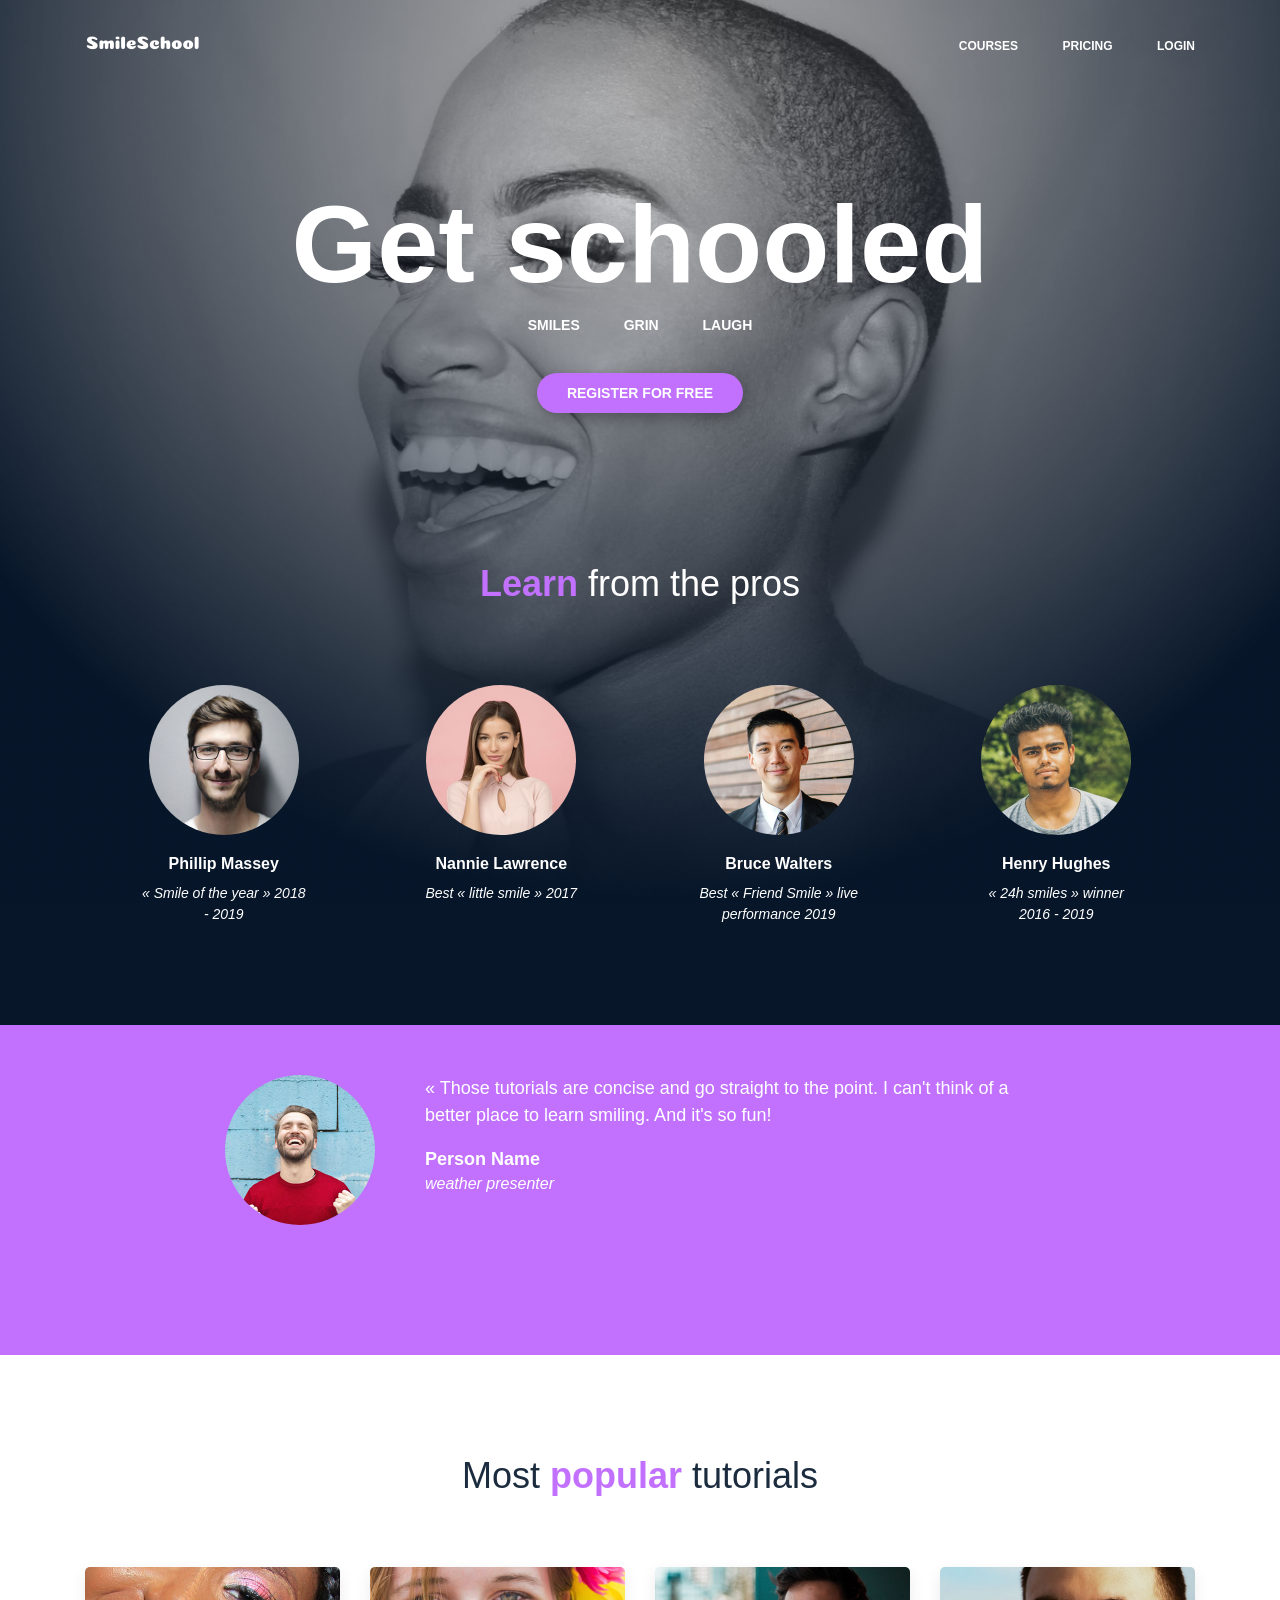
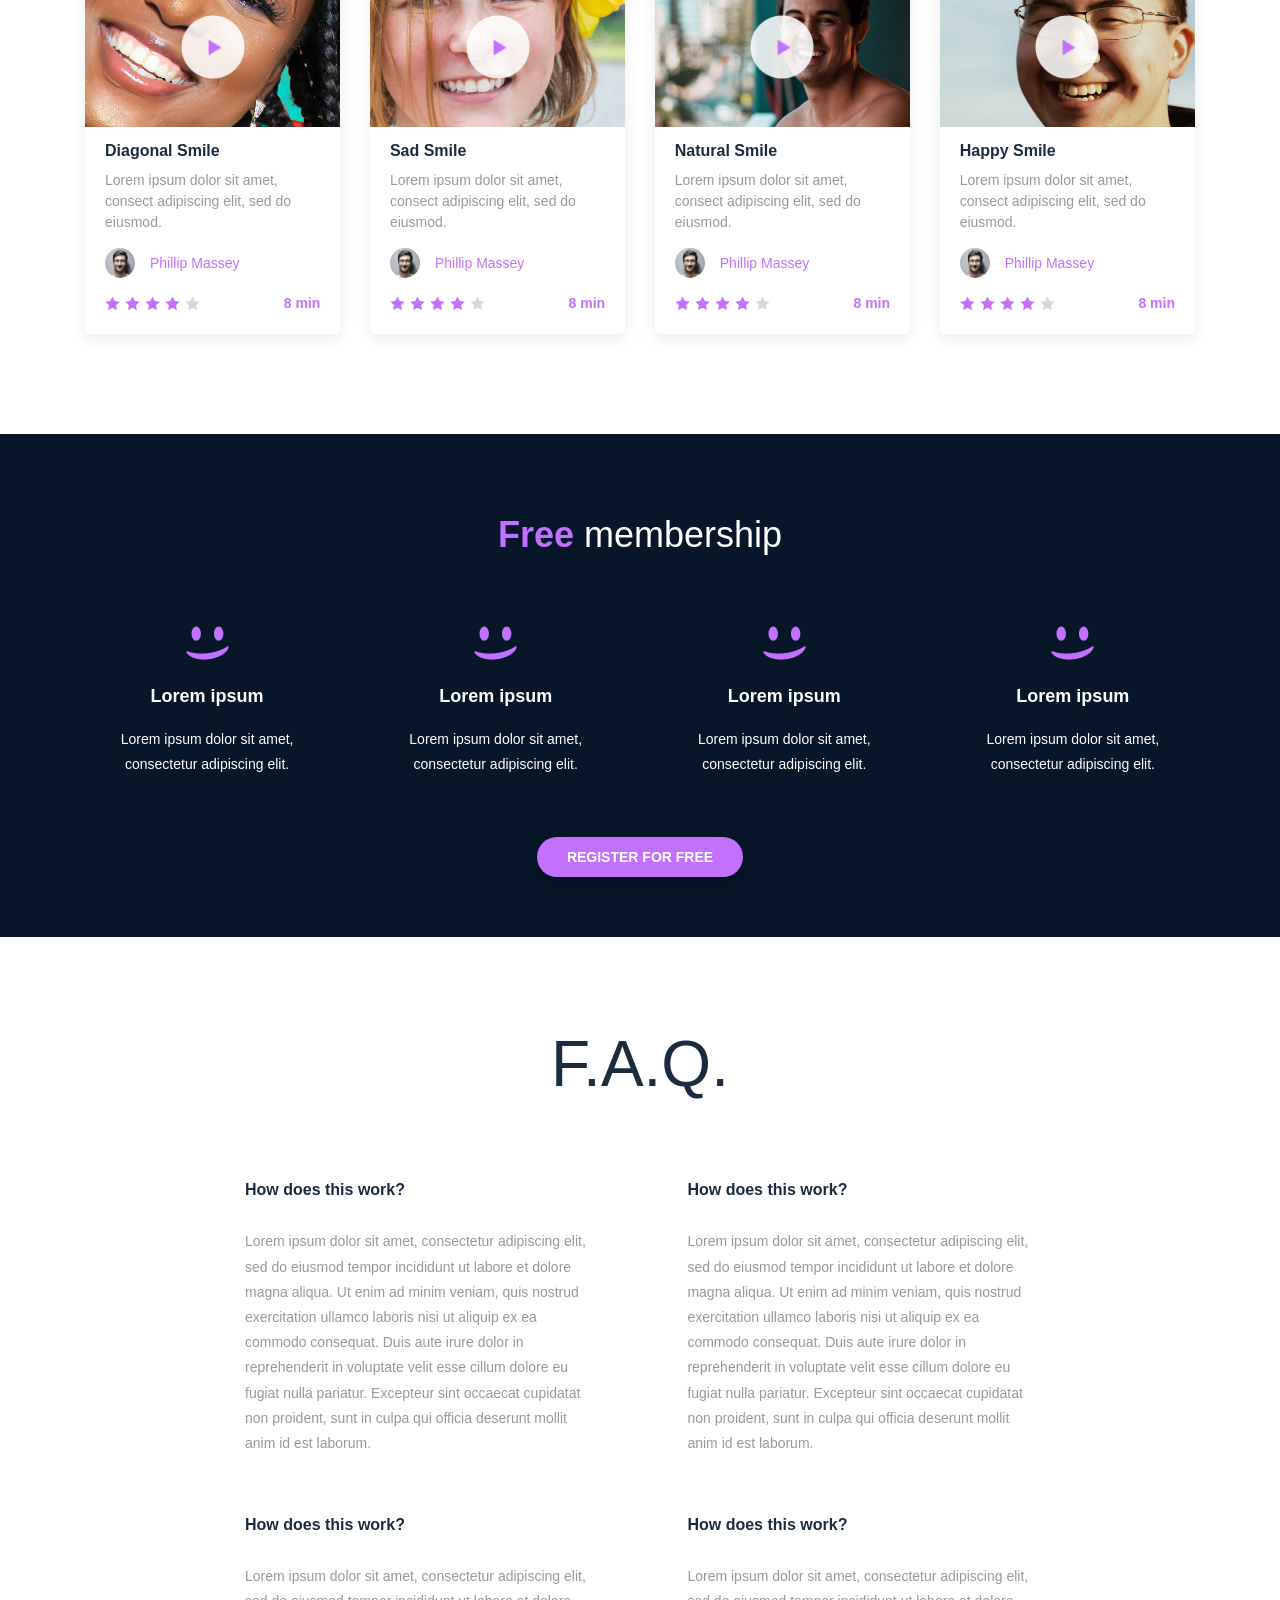
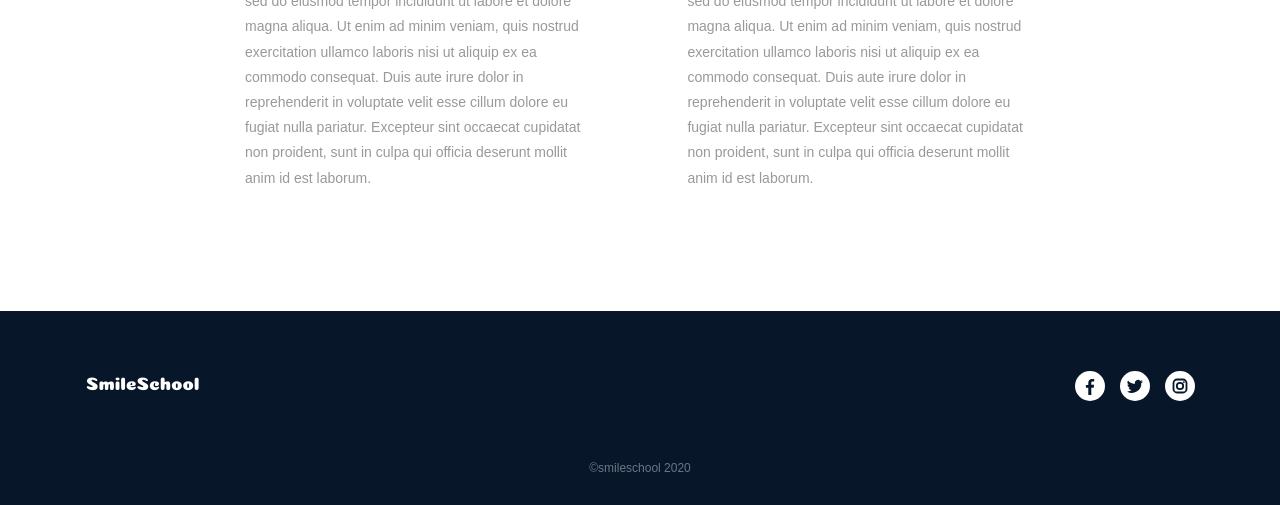
<file: css_advanced/index.html>
<!DOCTYPE html>
<html lang="en">
<head>
<meta charset="UTF-8">
<meta name="viewport" content="width=device-width, initial-scale=1">
<title>SmileSchool</title>
<link rel="stylesheet" href="styles.css">
</head>
<body>
<header>
<div class="container header-content">
<a href="index.html"><img class="logo" src="images/logo.png" alt="SmileSchool logo"></a>
<div class="nav">
<a href="#">Courses</a>
<a href="#">Pricing</a>
<a href="#">Login</a>
</div>
</div>
</header>
<main>
<section class="banner">
<div>
<h1>Get schooled</h1>
<p class="subtitle">Smiles Grin Laugh</p>
<button type="button">Register for free</button>
</div>
<div>
<h2><span class="purple">Learn</span> from the pros</h2>
<div class="container pros">
<div class="pro">
<img src="images/profile_1.jpg" alt="Phillip Massey">
<h3>Phillip Massey</h3>
<p>« Smile of the year » 2018 - 2019</p>
</div>
<div class="pro">
<img src="images/profile_2.jpg" alt="Nannie Lawrence">
<h3>Nannie Lawrence</h3>
<p>Best « little smile » 2017</p>
</div>
<div class="pro">
<img src="images/profile_3.jpg" alt="Bruce Walters">
<h3>Bruce Walters</h3>
<p>Best « Friend Smile » live performance 2019</p>
</div>
<div class="pro">
<img src="images/profile_4.jpg" alt="Henry Hughes">
<h3>Henry Hughes</h3>
<p>« 24h smiles » winner 2016 - 2019</p>
</div>
</div>
</div>
</section>
<section class="quote">
<div class="quote-content">
<img src="images/profile_5.jpg" alt="Person Name">
<div>
<blockquote>« Those tutorials are concise and go straight to the point. I can't think of a better place to learn smiling. And it's so fun!</blockquote>
<p class="author">Person Name</p>
<p class="job">weather presenter</p>
</div>
</div>
</section>
<section class="videos">
<h1>Most <span class="purple">popular</span> tutorials</h1>
<div class="container cards">
<div class="card">
<img class="thumbnail" src="images/thumbnail_4.jpg" alt="Diagonal Smile video thumbnail">
<h2>Diagonal Smile</h2>
<p>Lorem ipsum dolor sit amet, consect adipiscing elit, sed do eiusmod.</p>
<div class="author-block">
<img src="images/profile_1.jpg" alt="Phillip Massey">
<h3>Phillip Massey</h3>
</div>
<div class="rating">
<div class="stars">
<img src="images/star_on.png" alt="star on">
<img src="images/star_on.png" alt="star on">
<img src="images/star_on.png" alt="star on">
<img src="images/star_on.png" alt="star on">
<img src="images/star_off.png" alt="star off">
</div>
<p>8 min</p>
</div>
</div>
<div class="card">
<img class="thumbnail" src="images/thumbnail_3.jpg" alt="Sad Smile video thumbnail">
<h2>Sad Smile</h2>
<p>Lorem ipsum dolor sit amet, consect adipiscing elit, sed do eiusmod.</p>
<div class="author-block">
<img src="images/profile_1.jpg" alt="Phillip Massey">
<h3>Phillip Massey</h3>
</div>
<div class="rating">
<div class="stars">
<img src="images/star_on.png" alt="star on">
<img src="images/star_on.png" alt="star on">
<img src="images/star_on.png" alt="star on">
<img src="images/star_on.png" alt="star on">
<img src="images/star_off.png" alt="star off">
</div>
<p>8 min</p>
</div>
</div>
<div class="card">
<img class="thumbnail" src="images/thumbnail_1.jpg" alt="Natural Smile video thumbnail">
<h2>Natural Smile</h2>
<p>Lorem ipsum dolor sit amet, consect adipiscing elit, sed do eiusmod.</p>
<div class="author-block">
<img src="images/profile_1.jpg" alt="Phillip Massey">
<h3>Phillip Massey</h3>
</div>
<div class="rating">
<div class="stars">
<img src="images/star_on.png" alt="star on">
<img src="images/star_on.png" alt="star on">
<img src="images/star_on.png" alt="star on">
<img src="images/star_on.png" alt="star on">
<img src="images/star_off.png" alt="star off">
</div>
<p>8 min</p>
</div>
</div>
<div class="card">
<img class="thumbnail" src="images/thumbnail_2.jpg" alt="Happy Smile video thumbnail">
<h2>Happy Smile</h2>
<p>Lorem ipsum dolor sit amet, consect adipiscing elit, sed do eiusmod.</p>
<div class="author-block">
<img src="images/profile_1.jpg" alt="Phillip Massey">
<h3>Phillip Massey</h3>
</div>
<div class="rating">
<div class="stars">
<img src="images/star_on.png" alt="star on">
<img src="images/star_on.png" alt="star on">
<img src="images/star_on.png" alt="star on">
<img src="images/star_on.png" alt="star on">
<img src="images/star_off.png" alt="star off">
</div>
<p>8 min</p>
</div>
</div>
</div>
</section>
<section class="membership">
<h1><span class="purple">Free</span> membership</h1>
<div class="container items">
<div class="item">
<img src="images/smile_on.png" alt="smile icon">
<h2>Lorem ipsum</h2>
<p>Lorem ipsum dolor sit amet, consectetur adipiscing elit.</p>
</div>
<div class="item">
<img src="images/smile_on.png" alt="smile icon">
<h2>Lorem ipsum</h2>
<p>Lorem ipsum dolor sit amet, consectetur adipiscing elit.</p>
</div>
<div class="item">
<img src="images/smile_on.png" alt="smile icon">
<h2>Lorem ipsum</h2>
<p>Lorem ipsum dolor sit amet, consectetur adipiscing elit.</p>
</div>
<div class="item">
<img src="images/smile_on.png" alt="smile icon">
<h2>Lorem ipsum</h2>
<p>Lorem ipsum dolor sit amet, consectetur adipiscing elit.</p>
</div>
</div>
<button type="button">Register for free</button>
</section>
<section class="faq">
<h1>F.A.Q.</h1>
<div class="faq-content">
<div class="faq-row">
<div class="faq-item">
<h2>How does this work?</h2>
<p>Lorem ipsum dolor sit amet, consectetur adipiscing elit, sed do eiusmod tempor incididunt ut labore et dolore magna aliqua. Ut enim ad minim veniam, quis nostrud exercitation ullamco laboris nisi ut aliquip ex ea commodo consequat. Duis aute irure dolor in reprehenderit in voluptate velit esse cillum dolore eu fugiat nulla pariatur. Excepteur sint occaecat cupidatat non proident, sunt in culpa qui officia deserunt mollit anim id est laborum.</p>
</div>
<div class="faq-item">
<h2>How does this work?</h2>
<p>Lorem ipsum dolor sit amet, consectetur adipiscing elit, sed do eiusmod tempor incididunt ut labore et dolore magna aliqua. Ut enim ad minim veniam, quis nostrud exercitation ullamco laboris nisi ut aliquip ex ea commodo consequat. Duis aute irure dolor in reprehenderit in voluptate velit esse cillum dolore eu fugiat nulla pariatur. Excepteur sint occaecat cupidatat non proident, sunt in culpa qui officia deserunt mollit anim id est laborum.</p>
</div>
</div>
<div class="faq-row">
<div class="faq-item">
<h2>How does this work?</h2>
<p>Lorem ipsum dolor sit amet, consectetur adipiscing elit, sed do eiusmod tempor incididunt ut labore et dolore magna aliqua. Ut enim ad minim veniam, quis nostrud exercitation ullamco laboris nisi ut aliquip ex ea commodo consequat. Duis aute irure dolor in reprehenderit in voluptate velit esse cillum dolore eu fugiat nulla pariatur. Excepteur sint occaecat cupidatat non proident, sunt in culpa qui officia deserunt mollit anim id est laborum.</p>
</div>
<div class="faq-item">
<h2>How does this work?</h2>
<p>Lorem ipsum dolor sit amet, consectetur adipiscing elit, sed do eiusmod tempor incididunt ut labore et dolore magna aliqua. Ut enim ad minim veniam, quis nostrud exercitation ullamco laboris nisi ut aliquip ex ea commodo consequat. Duis aute irure dolor in reprehenderit in voluptate velit esse cillum dolore eu fugiat nulla pariatur. Excepteur sint occaecat cupidatat non proident, sunt in culpa qui officia deserunt mollit anim id est laborum.</p>
</div>
</div>
</div>
</section>
</main>
<footer>
<div class="container">
<div class="footer-row">
<img class="logo" src="images/logo.png" alt="SmileSchool logo">
<div class="social">
<a href="https://www.facebook.com"><img src="images/facebook.svg" alt="Facebook"></a>
<a href="https://twitter.com"><img src="images/twitter.svg" alt="Twitter"></a>
<a href="https://www.instagram.com"><img src="images/instagram.svg" alt="Instagram"></a>
</div>
</div>
<p>&copy;smileschool 2020</p>
</div>
</footer>
</body>
</html>
</file>
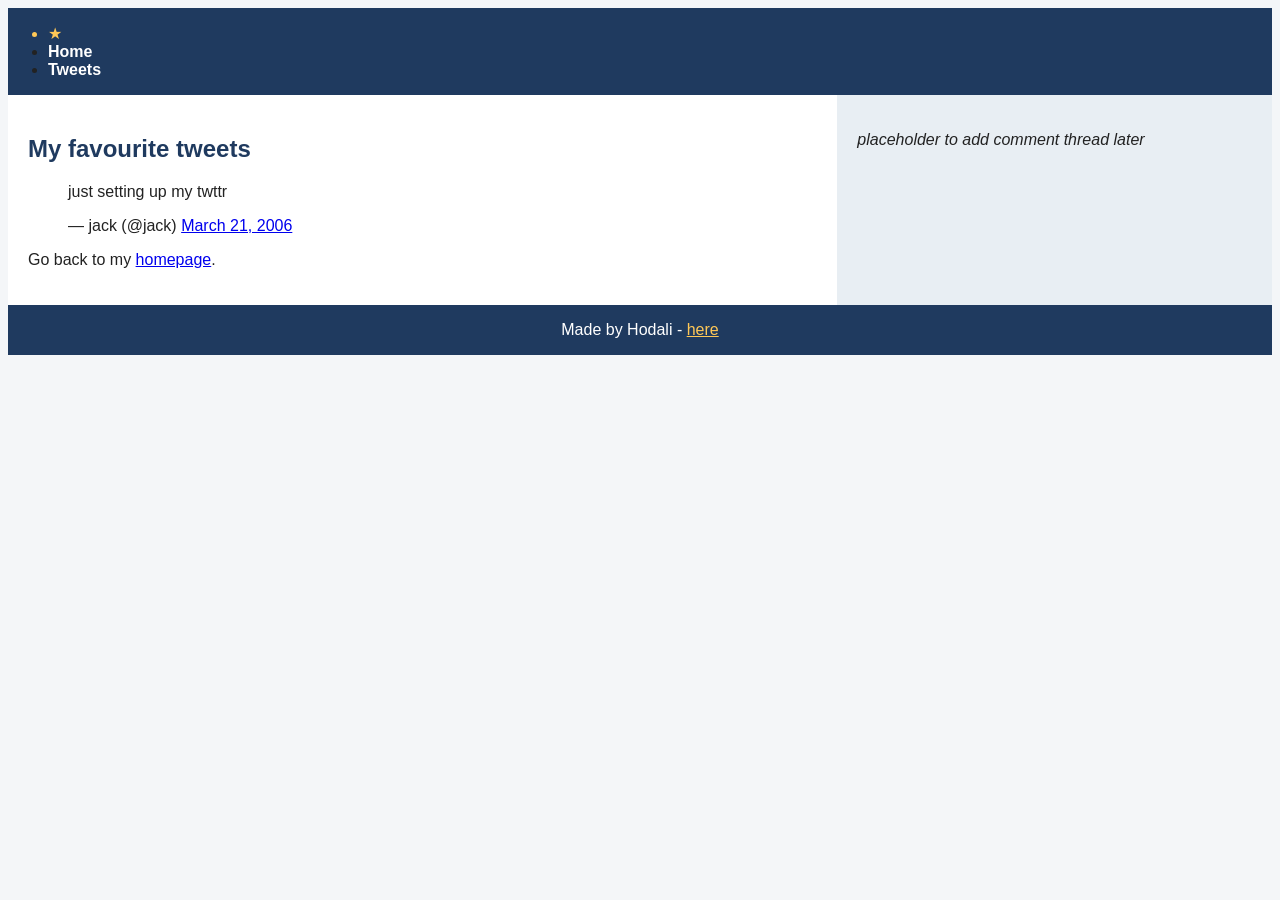
<file: css_basic/tweets.html>
<!DOCTYPE html>
<html lang="en">
<head>
<meta charset="UTF-8">
<meta name="viewport" content="width=device-width, initial-scale=1">
<title>My tweets</title>
<link href="base.css" rel="stylesheet">
<link href="styles.css" rel="stylesheet">
</head>
<body class="works_on_smartphone">
<header>
<ul>
<li class="logo">&#9733;</li>
<li><a href="index.html">Home</a></li>
<li><a href="tweets.html">Tweets</a></li>
</ul>
</header>
<main>
<article>
<h1>My favourite tweets</h1>
<blockquote class="twitter-tweet">
<p lang="en" dir="ltr">just setting up my twttr</p>&mdash; jack (@jack) <a href="https://twitter.com/jack/status/20">March 21, 2006</a>
</blockquote>
<script async src="https://platform.twitter.com/widgets.js"></script>
<p>Go back to my <a href="index.html">homepage</a>.</p>
</article>
<aside>
<p>placeholder to add comment thread later</p>
</aside>
</main>
<footer>
<p>Made by Hodali - <a href="https://github.com/Hodali-1" target="_blank">here</a></p>
</footer>
</body>
</html>
</file>
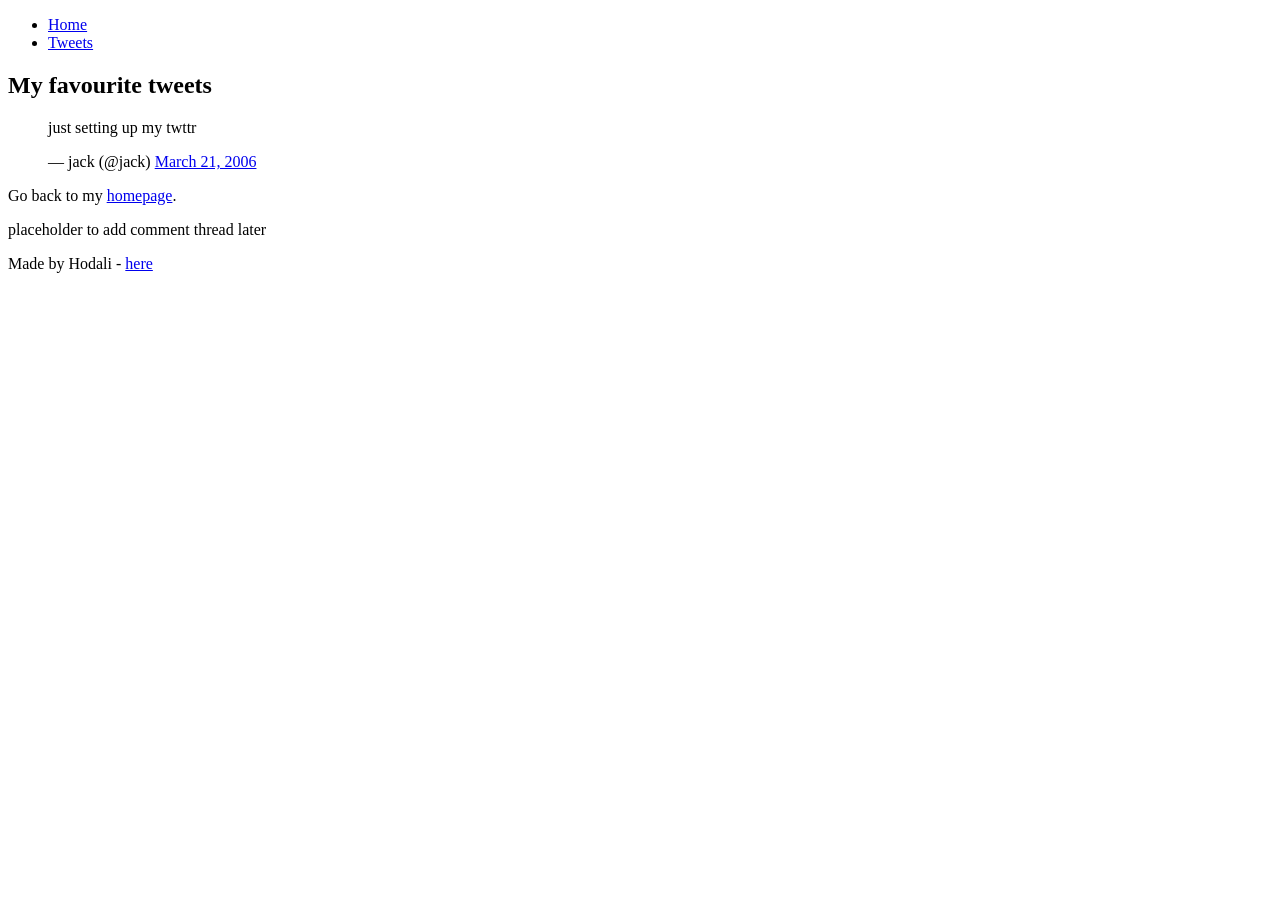
<file: html_basic/tweets.html>
<!DOCTYPE html>
<html lang="en">
<head>
<meta charset="UTF-8">
<title>My tweets</title>
</head>
<body>
<header>
<ul>
<li><a href="index.html">Home</a></li>
<li><a href="tweets.html">Tweets</a></li>
</ul>
</header>
<main>
<article>
<h1>My favourite tweets</h1>
<blockquote class="twitter-tweet">
<p lang="en" dir="ltr">just setting up my twttr</p>&mdash; jack (@jack) <a href="https://twitter.com/jack/status/20">March 21, 2006</a>
</blockquote>
<script async src="https://platform.twitter.com/widgets.js"></script>
<p>Go back to my <a href="index.html">homepage</a>.</p>
</article>
<aside>
<p>placeholder to add comment thread later</p>
</aside>
</main>
<footer>
<p>Made by Hodali - <a href="https://github.com/Hodali-1" target="_blank">here</a></p>
</footer>
</body>
</html>
</file>
<file: css_advanced/styles.css>
/* ===== General ===== */
body {
  margin: 0;
  font-family: "Source Sans Pro", Arial, Helvetica, sans-serif;
  color: #1c2c3f;
  background: #071629 url("images/pic_1.jpg") no-repeat center top;
  background-size: 100% auto;
}

h1,
h2,
h3,
p {
  margin: 0;
}

img {
  display: block;
}

.container {
  max-width: 1110px;
  margin: 0 auto;
}

.purple {
  color: #c271ff;
  font-weight: bold;
}

button {
  display: block;
  margin: 0 auto;
  padding: 12px 30px;
  border: none;
  border-radius: 25px;
  background-color: #c271ff;
  color: #ffffff;
  font-family: inherit;
  font-size: 14px;
  font-weight: bold;
  text-transform: uppercase;
  box-shadow: 0 5px 15px rgba(0, 0, 0, 0.3);
  cursor: pointer;
}

/* ===== Header ===== */
header {
  padding: 30px 0;
}

.header-content {
  display: flex;
  justify-content: space-between;
  align-items: center;
}

.logo {
  height: 30px;
}

.nav a {
  margin-left: 40px;
  color: #ffffff;
  font-size: 12px;
  font-weight: bold;
  text-decoration: none;
  text-transform: uppercase;
}

/* ===== Banner ===== */
.banner {
  padding-bottom: 100px;
  color: #ffffff;
  text-align: center;
}

.banner h1 {
  margin-top: 90px;
  font-size: 110px;
}

.subtitle {
  margin: 10px 0 40px;
  font-size: 14px;
  font-weight: bold;
  text-transform: uppercase;
  word-spacing: 40px;
}

.banner h2 {
  margin: 150px 0 80px;
  font-size: 36px;
  font-weight: 300;
}

.pros {
  display: flex;
  justify-content: space-around;
}

.pro {
  width: 25%;
}

.pro img {
  width: 150px;
  height: 150px;
  margin: 0 auto;
  border-radius: 50%;
}

.pro h3 {
  margin: 20px 0 10px;
  font-size: 16px;
}

.pro p {
  max-width: 170px;
  margin: 0 auto;
  font-size: 14px;
  font-style: italic;
  line-height: 1.5;
}

/* ===== Quote ===== */
.quote {
  padding: 50px 0 130px;
  background-color: #c271ff;
  color: #ffffff;
}

.quote-content {
  display: flex;
  align-items: flex-start;
  max-width: 830px;
  margin: 0 auto;
}

.quote-content img {
  flex-shrink: 0;
  width: 150px;
  height: 150px;
  margin-right: 50px;
  border-radius: 50%;
}

.quote blockquote {
  margin: 0;
  font-size: 18px;
  line-height: 1.5;
}

.author {
  margin-top: 20px;
  font-size: 18px;
  font-weight: bold;
}

.job {
  margin-top: 5px;
  font-style: italic;
}

/* ===== Videos ===== */
.videos {
  padding: 100px 0;
  background-color: #ffffff;
}

.videos h1,
.membership h1 {
  margin-bottom: 70px;
  font-size: 36px;
  font-weight: 300;
  text-align: center;
}

.cards {
  display: flex;
  justify-content: space-between;
}

.card {
  position: relative;
  width: 23%;
  padding-bottom: 20px;
  border-radius: 5px;
  overflow: hidden;
  box-shadow: 0 5px 15px rgba(0, 0, 0, 0.08);
}

.card::before {
  content: "";
  position: absolute;
  top: 48px;
  left: 50%;
  width: 64px;
  height: 64px;
  margin-left: -32px;
  background: url("images/play.png") no-repeat center;
  background-size: contain;
}

.thumbnail {
  width: 100%;
  height: 160px;
  object-fit: cover;
}

.card h2 {
  margin: 15px 20px 10px;
  font-size: 16px;
}

.card p {
  margin: 0 20px;
  color: #999999;
  font-size: 14px;
  line-height: 1.5;
}

.author-block {
  display: flex;
  align-items: center;
  margin: 15px 20px;
}

.author-block img {
  width: 30px;
  height: 30px;
  margin-right: 15px;
  border-radius: 50%;
}

.author-block h3 {
  color: #c271ff;
  font-size: 14px;
  font-weight: normal;
}

.rating {
  display: flex;
  justify-content: space-between;
  align-items: center;
  margin: 0 20px;
}

.stars {
  display: flex;
}

.stars img {
  width: 15px;
  margin-right: 5px;
}

.card .rating p {
  margin: 0;
  color: #c271ff;
  font-weight: bold;
}

/* ===== Membership ===== */
.membership {
  padding: 80px 0 60px;
  background-color: #071629;
  color: #ffffff;
  text-align: center;
}

.items {
  display: flex;
  justify-content: space-between;
  margin-bottom: 60px;
}

.item {
  width: 22%;
}

.item img {
  width: 45px;
  margin: 0 auto;
}

.item h2 {
  margin: 25px 0 20px;
  font-size: 18px;
}

.item p {
  font-size: 14px;
  line-height: 1.8;
}

/* ===== FAQ ===== */
.faq {
  padding: 90px 0 60px;
  background-color: #ffffff;
}

.faq h1 {
  margin-bottom: 80px;
  font-size: 64px;
  font-weight: 300;
  text-align: center;
}

.faq-content {
  max-width: 790px;
  margin: 0 auto;
}

.faq-row {
  display: flex;
  justify-content: space-between;
  margin-bottom: 60px;
}

.faq-item {
  width: 44%;
}

.faq-item h2 {
  margin-bottom: 30px;
  font-size: 16px;
}

.faq-item p {
  color: #999999;
  font-size: 14px;
  line-height: 1.8;
}

/* ===== Footer ===== */
footer {
  padding: 60px 0 30px;
  background-color: #071629;
}

.footer-row {
  display: flex;
  justify-content: space-between;
  align-items: center;
}

.social {
  display: flex;
}

.social img {
  width: 30px;
  height: 30px;
  margin-left: 15px;
}

footer p {
  margin-top: 60px;
  color: #6b7785;
  font-size: 12px;
  text-align: center;
}
</file>
<file: css_basic/base.css>
PASTE THE BASE.CSS CONTENT HERE
</file>
<file: css_basic/styles.css>
body {
  display: flex;
  flex-direction: column;
  font-family: Arial, Helvetica, sans-serif;
  color: #222222;
  background-color: #f4f6f8;
}

main {
  display: flex;
  flex-direction: row;
  flex: auto;
}

article {
  flex: 2;
  overflow-y: auto;
  padding: 20px;
  background-color: #ffffff;
}

aside {
  flex: 1;
  overflow-y: auto;
  padding: 20px;
  background-color: #e8eef3;
  font-style: italic;
}

header {
  background-color: #1f3a5f;
}

header a {
  color: #ffffff;
  text-decoration: none;
  font-weight: bold;
}

header a:hover {
  color: #ffc857;
}

.logo {
  color: #ffc857;
}

footer {
  background-color: #1f3a5f;
  color: #ffffff;
  text-align: center;
}

footer a {
  color: #ffc857;
}

h1 {
  color: #1f3a5f;
}

h2,
h3 {
  color: #2e5d8a;
}

article img {
  max-width: 100%;
}
</file>
